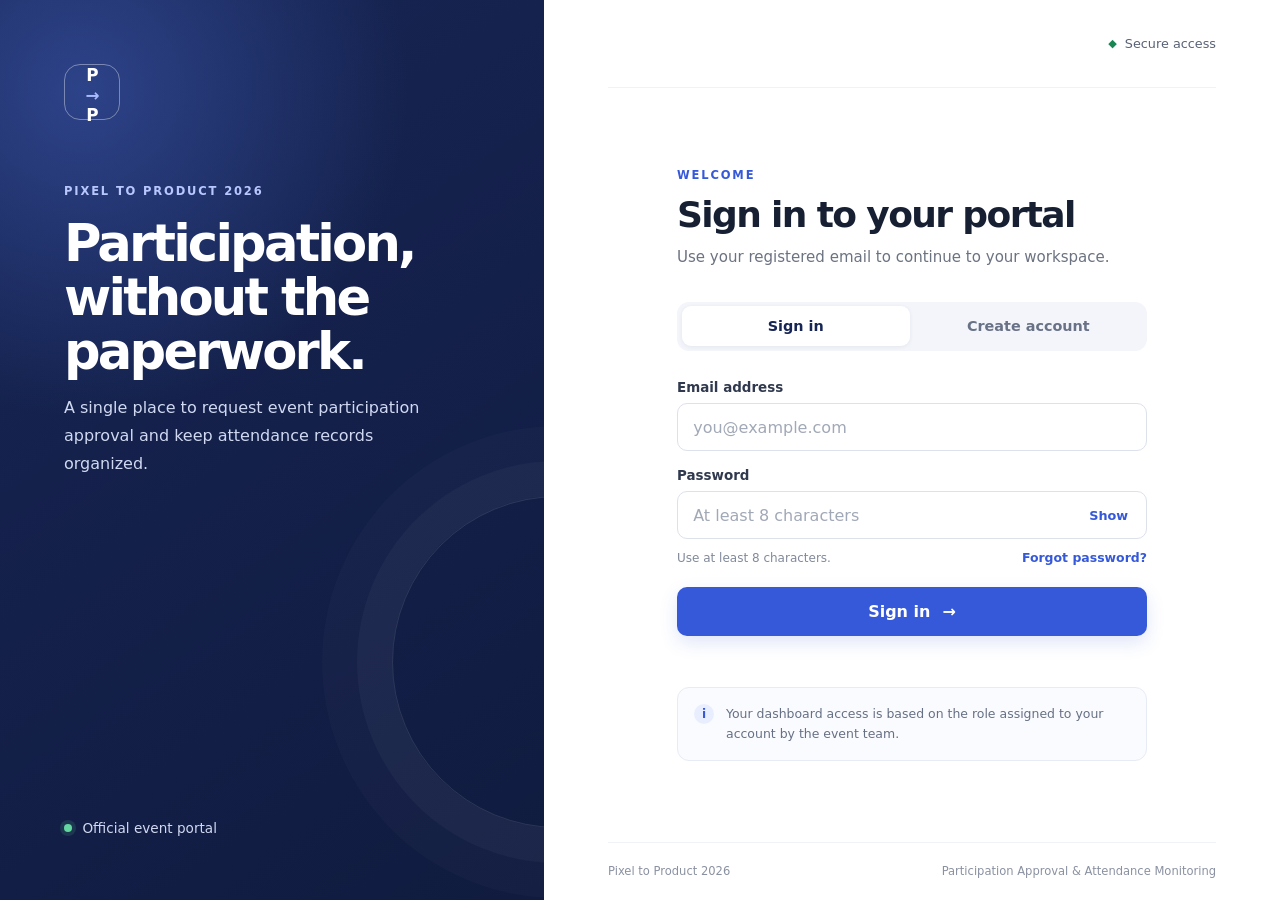
<file: index.html>
<!doctype html>
<html lang="en">
<head>
  <meta charset="utf-8">
  <meta name="viewport" content="width=device-width, initial-scale=1">
  <meta name="theme-color" content="#172554">
  <title>Pixel to Product 2026 | Participation Portal</title>
  <link rel="stylesheet" href="./assets/css/styles.css">
</head>
<body>
  <div class="app-shell">
    <aside class="brand-panel" aria-label="Portal information">
      <div class="brand-mark" aria-hidden="true">P<span>→</span>P</div>
      <p class="eyebrow">PIXEL TO PRODUCT 2026</p>
      <h1>Participation,<br>without the paperwork.</h1>
      <p class="brand-copy">A single place to request event participation approval and keep attendance records organized.</p>
      <div class="brand-footer">
        <span class="status-dot"></span>
        <span>Official event portal</span>
      </div>
    </aside>

    <main class="main-panel">
      <header class="topbar">
        <div class="mobile-brand"><span class="brand-mark small">P<span>→</span>P</span><span>Pixel to Product 2026</span></div>
        <span class="secure-label"><span aria-hidden="true">◆</span> Secure access</span>
      </header>

      <section class="auth-wrap" id="auth-view">
        <div class="welcome">
          <p class="eyebrow accent">WELCOME</p>
          <h2 id="auth-heading">Sign in to your portal</h2>
          <p class="muted" id="auth-subheading">Use your registered email to continue to your workspace.</p>
        </div>

        <div class="auth-tabs" role="group" aria-label="Authentication mode">
          <button class="tab active" id="signin-tab" type="button" aria-pressed="true">Sign in</button>
          <button class="tab" id="signup-tab" type="button" aria-pressed="false">Create account</button>
        </div>

        <form id="auth-form" novalidate>
          <label for="email">Email address</label>
          <input id="email" name="email" type="email" autocomplete="email" placeholder="you@example.com" required>

          <label for="password">Password</label>
          <div class="password-wrap">
            <input id="password" name="password" type="password" autocomplete="current-password" minlength="8" placeholder="At least 8 characters" required>
            <button class="password-toggle" id="toggle-password" type="button" aria-label="Show password">Show</button>
          </div>

          <div class="form-options">
            <span class="hint" id="password-hint">Use at least 8 characters.</span>
            <button class="text-button" id="reset-password" type="button">Forgot password?</button>
          </div>

          <button class="primary-button" id="auth-submit" type="submit">
            <span id="auth-submit-label">Sign in</span><span aria-hidden="true">→</span>
          </button>
          <p class="form-message" id="auth-message" role="status" aria-live="polite"></p>
        </form>

        <div class="help-note">
          <span class="help-icon" aria-hidden="true">i</span>
          <p>Your dashboard access is based on the role assigned to your account by the event team.</p>
        </div>
      </section>

      <section class="workspace hidden" id="workspace-view" aria-live="polite">
        <div class="workspace-heading">
          <div>
            <p class="eyebrow accent">YOUR WORKSPACE</p>
            <h2 id="workspace-title">Welcome</h2>
            <p class="muted" id="workspace-description">Your role-specific workspace.</p>
          </div>
          <button class="secondary-button" id="signout-button" type="button">Sign out</button>
        </div>
        <div class="role-chip" id="role-chip">Loading role…</div>
        <div class="notice-card">
          <div class="notice-icon" aria-hidden="true">✓</div>
          <div>
            <h3 id="workspace-state-title">You're signed in</h3>
            <p id="workspace-state-copy">Your role and available actions will appear here once your account profile is configured.</p>
          </div>
        </div>
        <div class="empty-state" id="dashboard-content">
          <div class="empty-icon" aria-hidden="true">▤</div>
          <h3>Workspace is ready for setup</h3>
          <p>No dashboard data is displayed until the database schema and role permissions are configured.</p>
        </div>
        <p class="form-message" id="workspace-message" role="status" aria-live="polite"></p>
      </section>

      <footer class="page-footer">
        <span>Pixel to Product 2026</span>
        <span>Participation Approval &amp; Attendance Monitoring</span>
      </footer>
    </main>
  </div>
  <script type="module" src="./assets/js/app.js"></script>
</body>
</html>
</file>
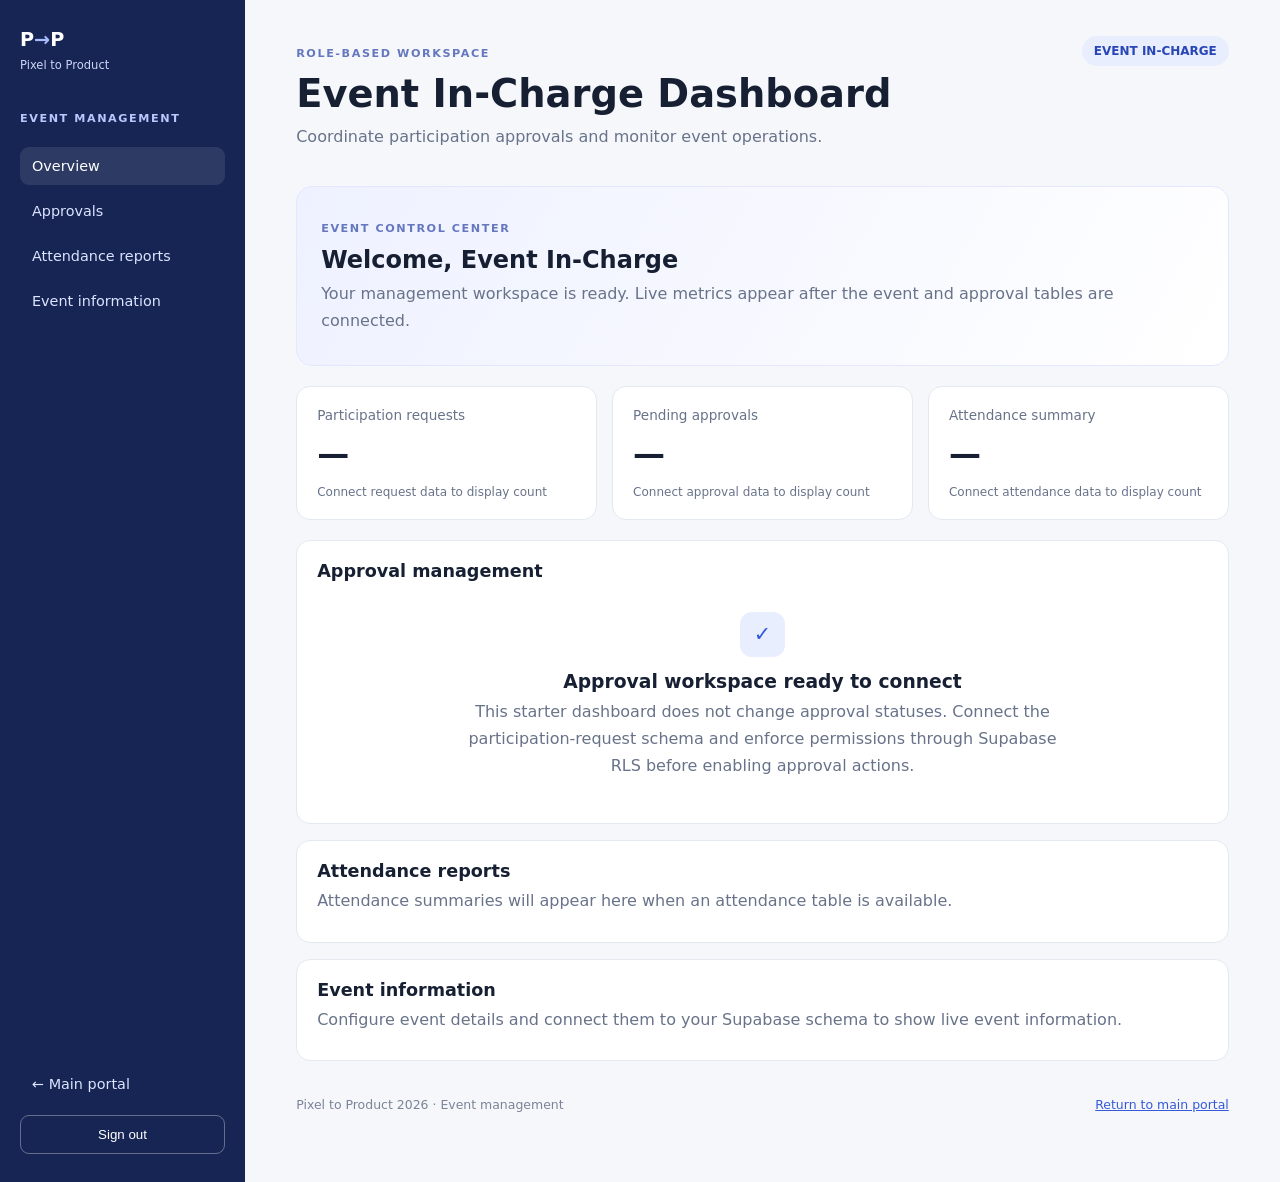
<file: event-in-charge-dashboard/index.html>
<!doctype html>
<html lang="en"><head><meta charset="utf-8"><meta name="viewport" content="width=device-width,initial-scale=1"><title>Event In-Charge Dashboard | Pixel to Product 2026</title><link rel="stylesheet" href="style.css"></head>
<body><aside class="sidebar"><a class="brand" href="../index.html?view=portal">P<span>→</span>P <small>Pixel to Product</small></a><p class="side-label">EVENT MANAGEMENT</p><nav><a class="active" href="#overview">Overview</a><a href="#approvals">Approvals</a><a href="#attendance">Attendance reports</a><a href="#event-info">Event information</a></nav><div class="side-bottom"><a href="../index.html?view=portal">← Main portal</a><button id="logout">Sign out</button></div></aside>
<main><header><div><p class="eyebrow">ROLE-BASED WORKSPACE</p><h1>Event In-Charge Dashboard</h1><p class="muted">Coordinate participation approvals and monitor event operations.</p></div><span class="role">EVENT IN-CHARGE</span></header>
<section class="welcome" id="overview"><div><p class="eyebrow">EVENT CONTROL CENTER</p><h2>Welcome, <span id="name">Event In-Charge</span></h2><p class="muted">Your management workspace is ready. Live metrics appear after the event and approval tables are connected.</p></div></section>
<section class="stats"><article><span>Participation requests</span><strong>—</strong><small>Connect request data to display count</small></article><article><span>Pending approvals</span><strong>—</strong><small>Connect approval data to display count</small></article><article><span>Attendance summary</span><strong>—</strong><small>Connect attendance data to display count</small></article></section>
<section class="panel" id="approvals"><h2>Approval management</h2><div class="empty"><div class="empty-icon">✓</div><h3>Approval workspace ready to connect</h3><p>This starter dashboard does not change approval statuses. Connect the participation-request schema and enforce permissions through Supabase RLS before enabling approval actions.</p></div></section>
<section class="panel" id="attendance"><h2>Attendance reports</h2><p class="muted">Attendance summaries will appear here when an attendance table is available.</p></section><section class="panel" id="event-info"><h2>Event information</h2><p class="muted">Configure event details and connect them to your Supabase schema to show live event information.</p></section><footer>Pixel to Product 2026 · Event management <a href="../index.html?view=portal">Return to main portal</a></footer><p id="message" role="status"></p></main>
<script type="module">
import { supabase, isSupabaseConfigured } from '../assets/js/supabase-client.js';
const msg=document.getElementById('message');
async function init(){if(!isSupabaseConfigured()){msg.textContent='Supabase is not configured. Check assets/js/config.js.';return;}const {data,error}=await supabase.auth.getSession();const user=data?.session?.user;if(error||!user){location.replace('../index.html');return;}const {data:profile,error:pe}=await supabase.from('profiles').select('full_name,role').eq('id',user.id).maybeSingle();if(pe){msg.textContent='Could not read your profile. Check the profiles SELECT policy.';return;}if(profile?.role!=='event_in_charge'){msg.textContent='This account is not assigned the event_in_charge role.';setTimeout(()=>location.replace('../index.html?view=portal'),1200);return;}document.getElementById('name').textContent=profile.full_name||user.email||'Event In-Charge';}
document.getElementById('logout').addEventListener('click',async()=>{if(isSupabaseConfigured()) await supabase.auth.signOut();location.replace('../index.html');});init().catch(e=>{console.error(e);msg.textContent='Could not load dashboard. Please sign in again.';});
</script></body></html>
</file>
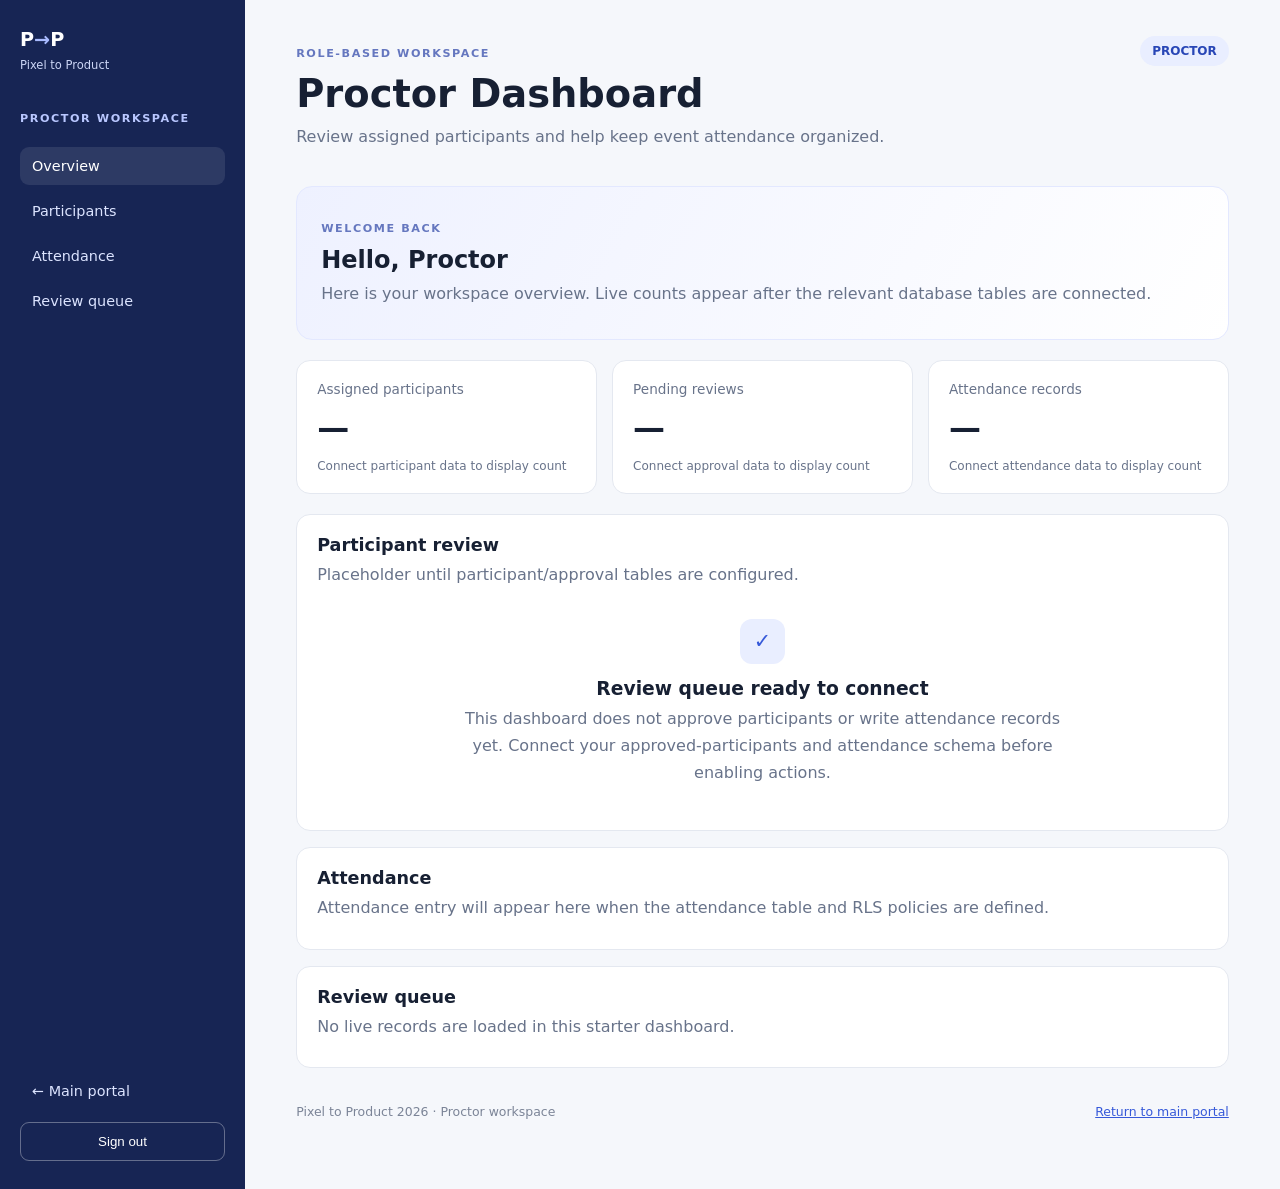
<file: proctor-dashboard/index.html>
<!doctype html>
<html lang="en"><head><meta charset="utf-8"><meta name="viewport" content="width=device-width,initial-scale=1"><title>Proctor Dashboard | Pixel to Product 2026</title><link rel="stylesheet" href="style.css"></head>
<body><aside class="sidebar"><a class="brand" href="../index.html?view=portal">P<span>→</span>P <small>Pixel to Product</small></a><p class="side-label">PROCTOR WORKSPACE</p><nav><a class="active" href="#overview">Overview</a><a href="#participants">Participants</a><a href="#attendance">Attendance</a><a href="#tasks">Review queue</a></nav><div class="side-bottom"><a href="../index.html?view=portal">← Main portal</a><button id="logout">Sign out</button></div></aside>
<main><header><div><p class="eyebrow">ROLE-BASED WORKSPACE</p><h1>Proctor Dashboard</h1><p class="muted">Review assigned participants and help keep event attendance organized.</p></div><span class="role">PROCTOR</span></header>
<section class="welcome" id="overview"><div><p class="eyebrow">WELCOME BACK</p><h2>Hello, <span id="name">Proctor</span></h2><p class="muted">Here is your workspace overview. Live counts appear after the relevant database tables are connected.</p></div></section>
<section class="stats"><article><span>Assigned participants</span><strong>—</strong><small>Connect participant data to display count</small></article><article><span>Pending reviews</span><strong>—</strong><small>Connect approval data to display count</small></article><article><span>Attendance records</span><strong>—</strong><small>Connect attendance data to display count</small></article></section>
<section class="panel" id="participants"><div class="panel-head"><div><h2>Participant review</h2><p class="muted">Placeholder until participant/approval tables are configured.</p></div></div><div class="empty"><div class="empty-icon">✓</div><h3>Review queue ready to connect</h3><p>This dashboard does not approve participants or write attendance records yet. Connect your approved-participants and attendance schema before enabling actions.</p></div></section>
<section class="panel" id="attendance"><h2>Attendance</h2><p class="muted">Attendance entry will appear here when the attendance table and RLS policies are defined.</p></section><section class="panel" id="tasks"><h2>Review queue</h2><p class="muted">No live records are loaded in this starter dashboard.</p></section><footer>Pixel to Product 2026 · Proctor workspace <a href="../index.html?view=portal">Return to main portal</a></footer><p id="message" role="status"></p></main>
<script type="module">
import { supabase, isSupabaseConfigured } from '../assets/js/supabase-client.js';
const msg=document.getElementById('message');
async function init(){if(!isSupabaseConfigured()){msg.textContent='Supabase is not configured. Check assets/js/config.js.';return;}const {data,error}=await supabase.auth.getSession();const user=data?.session?.user;if(error||!user){location.replace('../index.html');return;}const {data:profile,error:pe}=await supabase.from('profiles').select('full_name,role').eq('id',user.id).maybeSingle();if(pe){msg.textContent='Could not read your profile. Check the profiles SELECT policy.';return;}if(profile?.role!=='proctor'){msg.textContent='This account is not assigned the proctor role.';setTimeout(()=>location.replace('../index.html?view=portal'),1200);return;}document.getElementById('name').textContent=profile.full_name||user.email||'Proctor';}
document.getElementById('logout').addEventListener('click',async()=>{if(isSupabaseConfigured()) await supabase.auth.signOut();location.replace('../index.html');});init().catch(e=>{console.error(e);msg.textContent='Could not load dashboard. Please sign in again.';});
</script></body></html>
</file>
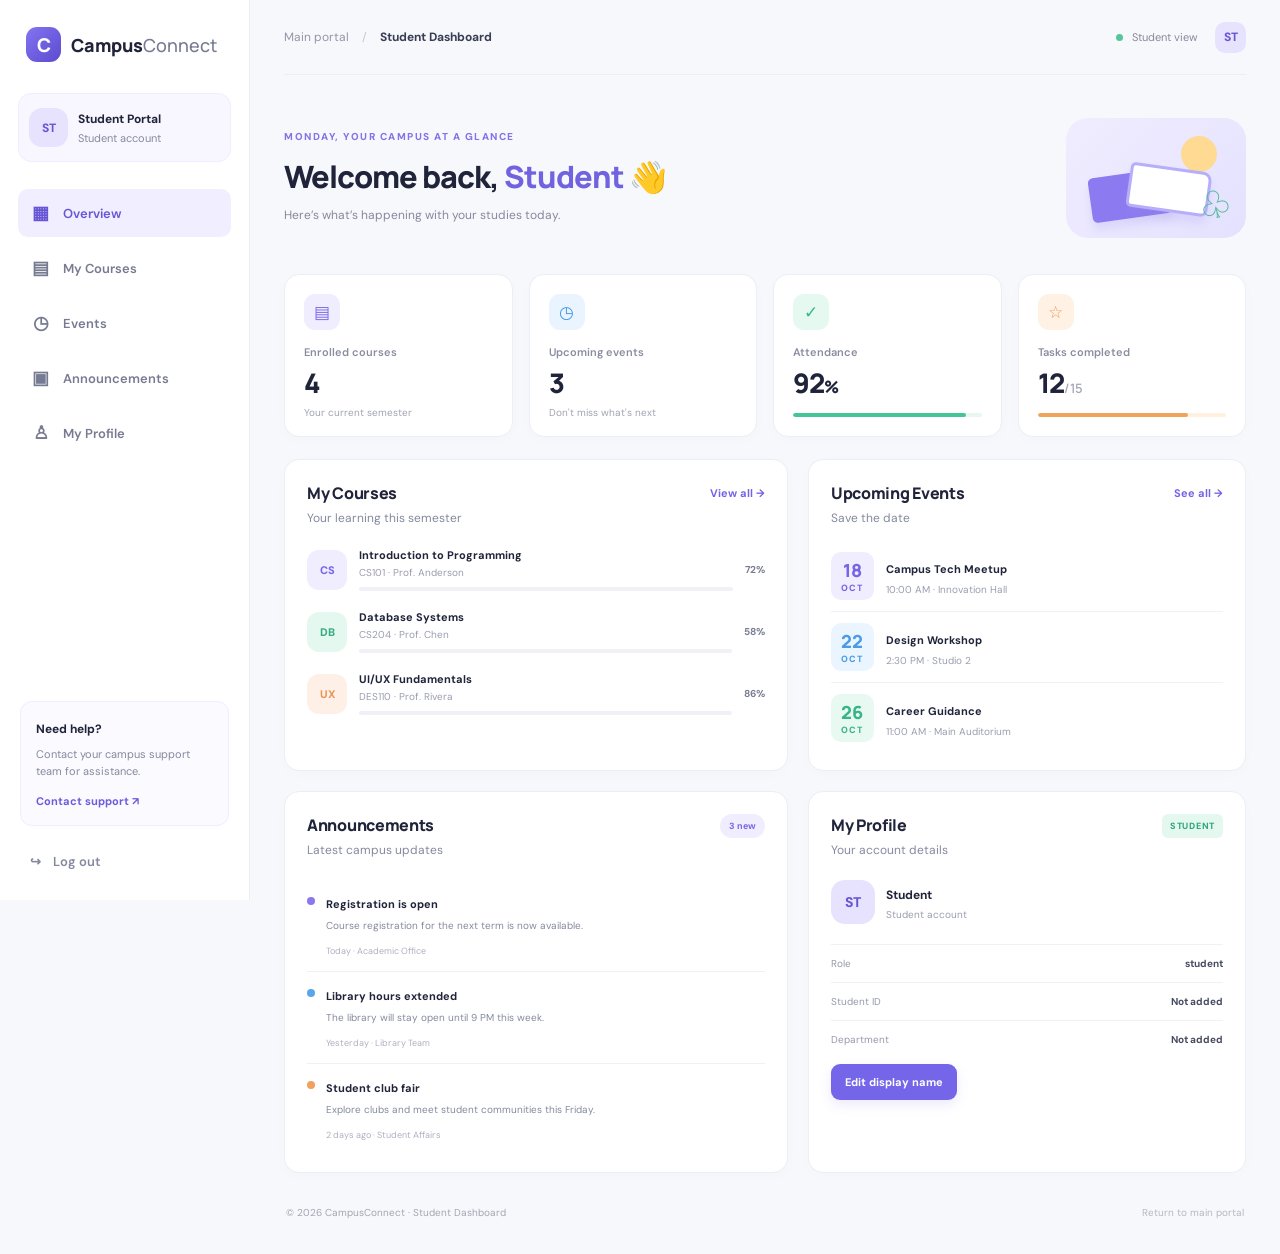
<file: student-dashboard/index.html>
<!DOCTYPE html>
<html lang="en">
<head>
  <meta charset="UTF-8">
  <meta name="viewport" content="width=device-width, initial-scale=1.0">
  <title>Student Dashboard</title>
  <link rel="stylesheet" href="style.css">
</head>
<body>
  <aside class="sidebar">
    <a class="brand" href="../index.html?view=portal" aria-label="Return to main portal"><span class="brand-mark">C</span><span>Campus<span class="brand-light">Connect</span></span></a>
    <div class="profile-mini">
      <div class="avatar">ST</div>
      <div><strong>Student Portal</strong><small>Student account</small></div>
    </div>
    <nav aria-label="Main navigation">
      <a class="nav-link active" href="#overview"><span>▦</span> Overview</a>
      <a class="nav-link" href="#courses"><span>▤</span> My Courses</a>
      <a class="nav-link" href="#events"><span>◷</span> Events</a>
      <a class="nav-link" href="#announcements"><span>▣</span> Announcements</a>
      <a class="nav-link" href="#profile"><span>♙</span> My Profile</a>
    </nav>
    <div class="sidebar-bottom">
      <div class="help-card"><strong>Need help?</strong><p>Contact your campus support team for assistance.</p><a href="mailto:support@example.com">Contact support ↗</a></div>
      <button class="logout" id="logoutBtn" type="button">↪ <span>Log out</span></button>
    </div>
  </aside>

  <main class="main-content" id="overview">
    <header class="topbar">
      <button class="menu-toggle" id="menuToggle" aria-label="Toggle navigation">☰</button>
      <div class="breadcrumb"><a href="../index.html?view=portal">Main portal</a> <span>/</span> <strong>Student Dashboard</strong></div>
      <div class="top-actions"><span class="status-dot"></span><span class="online-label">Student view</span><div class="avatar small">ST</div></div>
    </header>

    <section class="welcome">
      <div>
        <p class="eyebrow">MONDAY, YOUR CAMPUS AT A GLANCE</p>
        <h1>Welcome back, <span id="studentName">Student</span> 👋</h1>
        <p class="muted">Here’s what’s happening with your studies today.</p>
      </div>
      <div class="welcome-art" aria-hidden="true"><div class="sun"></div><div class="book book-one"></div><div class="book book-two"></div><div class="plant">♧</div></div>
    </section>

    <section class="stats-grid" aria-label="Student summary">
      <article class="stat-card"><div class="stat-icon purple">▤</div><div class="stat-label">Enrolled courses</div><div class="stat-value">4</div><div class="stat-note">Your current semester</div></article>
      <article class="stat-card"><div class="stat-icon blue">◷</div><div class="stat-label">Upcoming events</div><div class="stat-value">3</div><div class="stat-note">Don't miss what's next</div></article>
      <article class="stat-card"><div class="stat-icon green">✓</div><div class="stat-label">Attendance</div><div class="stat-value">92<span class="percent">%</span></div><div class="progress"><span style="width:92%"></span></div></article>
      <article class="stat-card"><div class="stat-icon orange">☆</div><div class="stat-label">Tasks completed</div><div class="stat-value">12<span class="out-of">/ 15</span></div><div class="progress orange-progress"><span style="width:80%"></span></div></article>
    </section>

    <section class="content-grid">
      <article class="panel courses-panel" id="courses">
        <div class="panel-heading"><div><h2>My Courses</h2><p class="muted">Your learning this semester</p></div><a class="text-link" href="#courses">View all →</a></div>
        <div class="course-list">
          <div class="course-row"><div class="course-icon lavender">CS</div><div class="course-info"><strong>Introduction to Programming</strong><span>CS101 · Prof. Anderson</span><div class="mini-progress"><span style="width:72%"></span></div></div><b>72%</b></div>
          <div class="course-row"><div class="course-icon mint">DB</div><div class="course-info"><strong>Database Systems</strong><span>CS204 · Prof. Chen</span><div class="mini-progress"><span style="width:58%"></span></div></div><b>58%</b></div>
          <div class="course-row"><div class="course-icon peach">UX</div><div class="course-info"><strong>UI/UX Fundamentals</strong><span>DES110 · Prof. Rivera</span><div class="mini-progress"><span style="width:86%"></span></div></div><b>86%</b></div>
        </div>
      </article>

      <article class="panel events-panel" id="events">
        <div class="panel-heading"><div><h2>Upcoming Events</h2><p class="muted">Save the date</p></div><a class="text-link" href="#events">See all →</a></div>
        <div class="event-row"><div class="date-tile"><strong>18</strong><span>OCT</span></div><div><strong>Campus Tech Meetup</strong><p>10:00 AM · Innovation Hall</p></div></div>
        <div class="event-row"><div class="date-tile blue-date"><strong>22</strong><span>OCT</span></div><div><strong>Design Workshop</strong><p>2:30 PM · Studio 2</p></div></div>
        <div class="event-row"><div class="date-tile green-date"><strong>26</strong><span>OCT</span></div><div><strong>Career Guidance</strong><p>11:00 AM · Main Auditorium</p></div></div>
      </article>
    </section>

    <section class="content-grid lower-grid">
      <article class="panel announcements-panel" id="announcements">
        <div class="panel-heading"><div><h2>Announcements</h2><p class="muted">Latest campus updates</p></div><span class="new-pill">3 new</span></div>
        <div class="announcement"><span class="announcement-dot"></span><div><strong>Registration is open</strong><p>Course registration for the next term is now available.</p><small>Today · Academic Office</small></div></div>
        <div class="announcement"><span class="announcement-dot blue-dot"></span><div><strong>Library hours extended</strong><p>The library will stay open until 9 PM this week.</p><small>Yesterday · Library Team</small></div></div>
        <div class="announcement"><span class="announcement-dot orange-dot"></span><div><strong>Student club fair</strong><p>Explore clubs and meet student communities this Friday.</p><small>2 days ago · Student Affairs</small></div></div>
      </article>
      <article class="panel profile-panel" id="profile">
        <div class="panel-heading"><div><h2>My Profile</h2><p class="muted">Your account details</p></div><span class="role-badge">STUDENT</span></div>
        <div class="profile-large"><div class="avatar profile-avatar">ST</div><div><strong id="profileName">Student</strong><p>Student account</p></div></div>
        <div class="detail-row"><span>Role</span><strong>student</strong></div>
        <div class="detail-row"><span>Student ID</span><strong>Not added</strong></div>
        <div class="detail-row"><span>Department</span><strong>Not added</strong></div>
        <button class="primary-btn" id="editProfileBtn" type="button">Edit display name</button>
      </article>
    </section>
    <footer>© 2026 CampusConnect · Student Dashboard <span><a href="../index.html?view=portal">Return to main portal</a></span></footer>
  </main>

  <div class="toast" id="toast" role="status" aria-live="polite"></div>
  <script type="module">
    import { supabase, isSupabaseConfigured } from '../assets/js/supabase-client.js';

    const toast = (message) => {
      const el = document.getElementById('toast');
      el.textContent = message;
      el.classList.add('show');
      window.clearTimeout(window.toastTimer);
      window.toastTimer = window.setTimeout(() => el.classList.remove('show'), 2800);
    };

    document.getElementById('menuToggle').addEventListener('click', () => {
      document.body.classList.toggle('sidebar-open');
    });
    document.querySelectorAll('.nav-link').forEach(link => link.addEventListener('click', () => {
      document.querySelectorAll('.nav-link').forEach(item => item.classList.remove('active'));
      link.classList.add('active');
      document.body.classList.remove('sidebar-open');
    }));

    async function loadStudent() {
      if (!isSupabaseConfigured()) {
        toast('Supabase is not configured. Check assets/js/config.js.');
        return;
      }
      const { data: sessionData, error: sessionError } = await supabase.auth.getSession();
      if (sessionError || !sessionData.session?.user) {
        window.location.replace('../index.html');
        return;
      }
      const user = sessionData.session.user;
      const { data: profile, error } = await supabase
        .from('profiles')
        .select('full_name, role, student_id, department')
        .eq('id', user.id)
        .maybeSingle();
      if (error) {
        toast('Could not load your profile. Check the profiles SELECT policy.');
        console.error(error);
        return;
      }
      if (!profile || profile.role !== 'student') {
        toast('This account does not have the student role.');
        window.setTimeout(() => window.location.replace('../index.html?view=portal'), 1400);
        return;
      }
      const name = profile.full_name || user.email || 'Student';
      document.getElementById('studentName').textContent = name;
      document.getElementById('profileName').textContent = name;
      document.querySelector('.profile-mini strong').textContent = name;
      document.querySelector('.profile-mini small').textContent = user.email || 'Student account';
      const initials = name.split(/\s+/).filter(Boolean).slice(0, 2).map(part => part[0]).join('').toUpperCase() || 'ST';
      document.querySelectorAll('.avatar').forEach(el => { el.textContent = initials; });
      const details = document.querySelectorAll('.profile-panel .detail-row strong');
      if (details[1]) details[1].textContent = profile.student_id || 'Not added';
      if (details[2]) details[2].textContent = profile.department || 'Not added';
    }

    document.getElementById('editProfileBtn').addEventListener('click', () => {
      toast('Display-name editing is a demo action. Update full_name in your profiles table to change the saved name.');
    });
    document.getElementById('logoutBtn').addEventListener('click', async () => {
      const button = document.getElementById('logoutBtn');
      button.disabled = true;
      if (!isSupabaseConfigured()) {
        window.location.replace('../index.html');
        return;
      }
      const { error } = await supabase.auth.signOut();
      if (error) {
        button.disabled = false;
        toast('Could not sign out. Please try again.');
        console.error(error);
        return;
      }
      window.location.replace('../index.html');
    });

    loadStudent().catch(error => {
      console.error(error);
      toast('Could not load dashboard. Please sign in again.');
    });
  </script>
</body>
</html>
</file>
<file: assets/css/styles.css>
:root {
  color-scheme: light;
  --navy: #172554;
  --navy-deep: #101b3f;
  --blue: #3659d9;
  --blue-dark: #2846b6;
  --ink: #172033;
  --muted: #6b7280;
  --line: #e4e8f0;
  --surface: #ffffff;
  --canvas: #f6f8fc;
  --green: #198754;
  font-family: Inter, ui-sans-serif, system-ui, -apple-system, BlinkMacSystemFont, "Segoe UI", sans-serif;
}
* { box-sizing: border-box; }
body { margin: 0; min-height: 100vh; background: var(--canvas); color: var(--ink); }
button, input { font: inherit; }
button { cursor: pointer; }
button:focus-visible, input:focus-visible { outline: 3px solid #9bb5ff; outline-offset: 2px; }
.app-shell { min-height: 100vh; display: grid; grid-template-columns: minmax(290px, 0.85fr) 1.15fr; }
.brand-panel {
  min-height: 100vh; padding: clamp(2rem, 5vw, 4.5rem);
  display: flex; flex-direction: column; align-items: flex-start;
  color: white; background: radial-gradient(circle at 15% 10%, #2d4389 0, transparent 35%), linear-gradient(145deg, var(--navy), var(--navy-deep));
  position: relative; overflow: hidden;
}
.brand-panel::after { content: ""; position: absolute; width: 330px; height: 330px; right: -180px; bottom: 8%; border: 1px solid #ffffff1c; border-radius: 50%; box-shadow: 0 0 0 35px #ffffff08, 0 0 0 70px #ffffff05; pointer-events: none; }
.brand-mark { width: 56px; height: 56px; display: grid; place-items: center; border: 1px solid #ffffff60; border-radius: 16px; font-weight: 800; letter-spacing: -1px; font-size: 1.05rem; }
.brand-mark span { color: #a9bbff; padding: 0 2px; }
.eyebrow { margin: 0; font-size: .72rem; font-weight: 800; letter-spacing: .16em; }
.brand-panel .eyebrow { margin-top: 4rem; color: #b9c7ff; }
.brand-panel h1 { margin: 1.1rem 0 1rem; font-size: clamp(2.3rem, 4vw, 3.8rem); line-height: 1.06; letter-spacing: -.055em; max-width: 500px; }
.brand-copy { color: #d1d9f2; line-height: 1.75; max-width: 390px; margin: 0; font-size: 1rem; }
.brand-footer { display: flex; align-items: center; gap: .65rem; margin-top: auto; padding-top: 4rem; color: #d1d9f2; font-size: .85rem; }
.status-dot { width: 8px; height: 8px; background: #64d7a0; border-radius: 50%; box-shadow: 0 0 0 4px #64d7a022; }
.main-panel { min-width: 0; display: flex; flex-direction: column; padding: 0 clamp(1.25rem, 5vw, 5rem); background: #fff; }
.topbar { height: 88px; display: flex; align-items: center; justify-content: flex-end; border-bottom: 1px solid #f0f2f7; }
.secure-label { color: #596276; font-size: .8rem; display: flex; gap: .5rem; align-items: center; }
.secure-label span { color: var(--green); font-size: .7rem; }
.mobile-brand { display: none; align-items: center; gap: .7rem; font-size: .8rem; font-weight: 750; }
.brand-mark.small { width: 35px; height: 35px; color: var(--navy); border-color: var(--line); border-radius: 10px; font-size: .75rem; }
.auth-wrap, .workspace { width: 100%; max-width: 470px; margin: auto; padding: 3rem 0; }
.welcome { margin-bottom: 2rem; }
.accent { color: var(--blue); }
.welcome h2, .workspace h2 { margin: .65rem 0 .55rem; font-size: clamp(1.8rem, 3vw, 2.25rem); letter-spacing: -.045em; line-height: 1.2; }
.muted { color: var(--muted); font-size: .94rem; line-height: 1.65; margin: 0; }
.auth-tabs { display: grid; grid-template-columns: 1fr 1fr; gap: .3rem; padding: .3rem; background: #f3f5fa; border-radius: 12px; margin-bottom: 1.8rem; }
.tab { border: 0; border-radius: 9px; padding: .75rem; color: #687186; background: transparent; font-weight: 650; font-size: .9rem; }
.tab.active { color: var(--navy); background: #fff; box-shadow: 0 1px 4px #17255412; }
form label { display: block; margin: 1.05rem 0 .5rem; font-size: .84rem; font-weight: 700; color: #30394e; }
input { width: 100%; min-width: 0; border: 1px solid #dce1eb; border-radius: 10px; padding: .85rem .95rem; color: var(--ink); background: #fff; }
input::placeholder { color: #a1a8b6; }
input:focus { border-color: #8299ed; outline: 3px solid #dfe7ff; }
.password-wrap { display: flex; position: relative; align-items: center; }
.password-wrap input { padding-right: 4.4rem; }
.password-toggle { position: absolute; right: .8rem; border: 0; color: var(--blue); background: transparent; font-size: .8rem; font-weight: 700; }
.form-options { display: flex; justify-content: space-between; align-items: center; gap: .5rem; margin: .7rem 0 1.35rem; }
.hint { color: #81899a; font-size: .75rem; }
.text-button { padding: 0; border: 0; color: var(--blue); background: transparent; font-size: .78rem; font-weight: 700; }
.primary-button { width: 100%; display: flex; justify-content: center; align-items: center; gap: .75rem; border: 0; border-radius: 10px; padding: .95rem 1rem; color: white; background: var(--blue); font-weight: 750; box-shadow: 0 7px 18px #3659d926; transition: background .15s, transform .15s; }
.primary-button:hover { background: var(--blue-dark); transform: translateY(-1px); }
.primary-button:disabled { cursor: wait; opacity: .7; transform: none; }
.form-message { min-height: 1.3rem; margin: .8rem 0 0; color: #b42318; font-size: .82rem; line-height: 1.5; }
.form-message.success { color: var(--green); }
.help-note { display: flex; align-items: flex-start; gap: .75rem; margin-top: 1.1rem; padding: 1rem; border: 1px solid #e7ebf5; border-radius: 12px; background: #fafbfe; }
.help-icon { display: grid; place-items: center; flex: 0 0 20px; width: 20px; height: 20px; border-radius: 50%; color: var(--blue); background: #e9eeff; font-size: .75rem; font-weight: 800; }
.help-note p { margin: 0; color: #667085; font-size: .78rem; line-height: 1.6; }
.page-footer { display: flex; justify-content: space-between; gap: 1rem; border-top: 1px solid #f0f2f7; padding: 1.25rem 0; color: #8a91a1; font-size: .72rem; line-height: 1.5; }
.hidden { display: none !important; }
.workspace { max-width: 720px; }
.workspace-heading { display: flex; align-items: flex-start; justify-content: space-between; gap: 1rem; }
.secondary-button { border: 1px solid #dce2ee; border-radius: 9px; padding: .65rem .9rem; color: #34405b; background: white; font-weight: 700; font-size: .82rem; }
.secondary-button:hover { background: #f7f8fc; }
.role-chip { display: inline-flex; margin: 1.4rem 0; padding: .4rem .75rem; border-radius: 999px; color: #2846b6; background: #edf1ff; font-size: .78rem; font-weight: 750; }
.notice-card { display: flex; gap: 1rem; padding: 1.2rem; border: 1px solid #dce8e2; border-radius: 14px; background: #f7fcf9; }
.notice-icon { display: grid; place-items: center; flex: 0 0 34px; height: 34px; border-radius: 10px; color: #137547; background: #dff5e8; font-weight: 800; }
.notice-card h3, .empty-state h3 { margin: .15rem 0 .4rem; font-size: .98rem; }
.notice-card p, .empty-state p { margin: 0; color: #667085; font-size: .84rem; line-height: 1.65; }
.empty-state { margin-top: 1.2rem; padding: 2rem 1.2rem; text-align: center; border: 1px dashed #d8deea; border-radius: 14px; }
.empty-icon { display: grid; place-items: center; width: 44px; height: 44px; margin: 0 auto 1rem; border-radius: 13px; color: #5369bf; background: #eef1ff; font-size: 1.3rem; }
@media (max-width: 850px) {
  .app-shell { grid-template-columns: 1fr; }
  .brand-panel { display: none; }
  .main-panel { min-height: 100vh; padding: 0 clamp(1.1rem, 6vw, 3rem); }
  .topbar { height: 72px; justify-content: space-between; }
  .mobile-brand { display: flex; }
  .auth-wrap, .workspace { padding: 2.5rem 0; }
}
@media (max-width: 420px) {
  .secure-label { font-size: .72rem; }
  .page-footer { flex-direction: column; gap: .25rem; }
  .form-options { align-items: flex-start; flex-direction: column; }
  .workspace-heading { flex-direction: column; }
}
</file>
<file: event-in-charge-dashboard/style.css>
:root{font-family:Inter,ui-sans-serif,system-ui,-apple-system,"Segoe UI",sans-serif;color:#172033;background:#f5f7fb;--navy:#172554;--blue:#3659d9;--muted:#68738a;--line:#e4e8f0}*{box-sizing:border-box}body{margin:0;display:grid;grid-template-columns:245px 1fr;min-height:100vh}.sidebar{background:#172554;color:#fff;padding:28px 20px;display:flex;flex-direction:column;gap:22px}.brand{font-weight:850;font-size:1.2rem;color:white;text-decoration:none}.brand span{color:#a9bbff}.brand small{display:block;font-size:.72rem;color:#cbd5f5;font-weight:500;margin-top:7px}.side-label,.eyebrow{font-size:.7rem;letter-spacing:.14em;font-weight:800;color:#6577bf}.side-label{color:#b9c7ff;margin:18px 0 0}nav{display:grid;gap:7px}nav a,.side-bottom a{color:#dce4ff;text-decoration:none;padding:11px 12px;border-radius:9px;font-size:.9rem}nav a.active,nav a:hover{background:#ffffff18;color:#fff}.side-bottom{margin-top:auto;display:grid;gap:12px}.side-bottom button{padding:11px;border-radius:9px;border:1px solid #ffffff55;background:transparent;color:#fff;cursor:pointer}main{max-width:1200px;width:100%;padding:36px clamp(18px,4vw,56px);margin:0 auto}header{display:flex;justify-content:space-between;gap:20px;align-items:flex-start}h1{font-size:clamp(1.8rem,3vw,2.5rem);margin:8px 0}.muted{color:var(--muted);line-height:1.65;margin:7px 0}.role{background:#e9eeff;color:#2846b6;padding:8px 12px;border-radius:999px;font-size:.75rem;font-weight:800}.welcome{margin:28px 0 20px;padding:24px;border-radius:16px;background:linear-gradient(120deg,#eef1ff,#fff);border:1px solid #e3e8ff}.welcome h2{margin:7px 0}.stats{display:grid;grid-template-columns:repeat(3,minmax(0,1fr));gap:15px;margin:20px 0}.stats article,.panel{background:#fff;border:1px solid var(--line);border-radius:14px;padding:20px}.stats span,.stats small{display:block;color:var(--muted);font-size:.85rem}.stats strong{display:block;font-size:2rem;margin:12px 0}.stats small{font-size:.75rem}.panel{margin:16px 0}.panel h2{margin:0 0 7px;font-size:1.1rem}.empty{text-align:center;padding:24px 10px}.empty-icon{margin:auto;background:#e9eeff;color:#3659d9;border-radius:12px;width:45px;height:45px;display:grid;place-items:center;font-size:1.3rem}.empty h3{margin:14px 0 6px}.empty p{max-width:620px;margin:0 auto;color:var(--muted);line-height:1.7}footer{display:flex;justify-content:space-between;gap:12px;color:#7b8497;font-size:.78rem;padding:20px 0}footer a{color:var(--blue)}#message{color:#b42318;font-size:.86rem}@media(max-width:760px){body{grid-template-columns:1fr}.sidebar{padding:16px;gap:12px}.side-label{margin-top:5px}nav{grid-template-columns:repeat(2,minmax(0,1fr))}.side-bottom{display:flex;justify-content:space-between;align-items:center;margin-top:0}.stats{grid-template-columns:1fr}header{flex-direction:column}footer{flex-direction:column}}
</file>
<file: proctor-dashboard/style.css>
:root{font-family:Inter,ui-sans-serif,system-ui,-apple-system,"Segoe UI",sans-serif;color:#172033;background:#f5f7fb;--navy:#172554;--blue:#3659d9;--muted:#68738a;--line:#e4e8f0}*{box-sizing:border-box}body{margin:0;display:grid;grid-template-columns:245px 1fr;min-height:100vh}.sidebar{background:#172554;color:#fff;padding:28px 20px;display:flex;flex-direction:column;gap:22px}.brand{font-weight:850;font-size:1.2rem;color:white;text-decoration:none}.brand span{color:#a9bbff}.brand small{display:block;font-size:.72rem;color:#cbd5f5;font-weight:500;margin-top:7px}.side-label,.eyebrow{font-size:.7rem;letter-spacing:.14em;font-weight:800;color:#6577bf}.side-label{color:#b9c7ff;margin:18px 0 0}nav{display:grid;gap:7px}nav a,.side-bottom a{color:#dce4ff;text-decoration:none;padding:11px 12px;border-radius:9px;font-size:.9rem}nav a.active,nav a:hover{background:#ffffff18;color:#fff}.side-bottom{margin-top:auto;display:grid;gap:12px}.side-bottom button{padding:11px;border-radius:9px;border:1px solid #ffffff55;background:transparent;color:#fff;cursor:pointer}main{max-width:1200px;width:100%;padding:36px clamp(18px,4vw,56px);margin:0 auto}header{display:flex;justify-content:space-between;gap:20px;align-items:flex-start}h1{font-size:clamp(1.8rem,3vw,2.5rem);margin:8px 0}.muted{color:var(--muted);line-height:1.65;margin:7px 0}.role{background:#e9eeff;color:#2846b6;padding:8px 12px;border-radius:999px;font-size:.75rem;font-weight:800}.welcome{margin:28px 0 20px;padding:24px;border-radius:16px;background:linear-gradient(120deg,#eef1ff,#fff);border:1px solid #e3e8ff}.welcome h2{margin:7px 0}.stats{display:grid;grid-template-columns:repeat(3,minmax(0,1fr));gap:15px;margin:20px 0}.stats article,.panel{background:#fff;border:1px solid var(--line);border-radius:14px;padding:20px}.stats span,.stats small{display:block;color:var(--muted);font-size:.85rem}.stats strong{display:block;font-size:2rem;margin:12px 0}.stats small{font-size:.75rem}.panel{margin:16px 0}.panel h2{margin:0 0 7px;font-size:1.1rem}.empty{text-align:center;padding:24px 10px}.empty-icon{margin:auto;background:#e9eeff;color:#3659d9;border-radius:12px;width:45px;height:45px;display:grid;place-items:center;font-size:1.3rem}.empty h3{margin:14px 0 6px}.empty p{max-width:620px;margin:0 auto;color:var(--muted);line-height:1.7}footer{display:flex;justify-content:space-between;gap:12px;color:#7b8497;font-size:.78rem;padding:20px 0}footer a{color:var(--blue)}#message{color:#b42318;font-size:.86rem}@media(max-width:760px){body{grid-template-columns:1fr}.sidebar{padding:16px;gap:12px}.side-label{margin-top:5px}nav{grid-template-columns:repeat(2,minmax(0,1fr))}.side-bottom{display:flex;justify-content:space-between;align-items:center;margin-top:0}.stats{grid-template-columns:1fr}header{flex-direction:column}footer{flex-direction:column}}
</file>
<file: student-dashboard/style.css>
@import url('https://fonts.googleapis.com/css2?family=DM+Sans:wght@400;500;600;700&family=Manrope:wght@400;500;600;700;800&display=swap');
:root{--ink:#20243a;--muted:#85899e;--line:#eceef5;--purple:#7565e8;--bg:#f7f8fc;--card:#fff}
*{box-sizing:border-box}html{scroll-behavior:smooth}body{margin:0;background:var(--bg);color:var(--ink);font-family:'DM Sans',Arial,sans-serif;display:flex;min-height:100vh}a{color:inherit;text-decoration:none}.sidebar{width:250px;position:fixed;inset:0 auto 0 0;background:#fff;border-right:1px solid var(--line);padding:27px 18px 18px;display:flex;flex-direction:column;z-index:10}.brand{display:flex;align-items:center;gap:10px;font-family:Manrope,sans-serif;font-weight:800;font-size:18px;padding:0 8px 31px}.brand-mark{display:grid;place-items:center;width:35px;height:35px;background:linear-gradient(135deg,#8374f3,#5c4bce);color:#fff;border-radius:11px;font-size:19px}.brand-light{font-weight:500;color:#777b92}.profile-mini{display:flex;align-items:center;gap:10px;padding:14px 10px;background:#f8f7ff;border:1px solid #efedff;border-radius:13px;margin-bottom:27px}.avatar{width:39px;height:39px;border-radius:13px;background:#e7e3ff;color:#6655d4;display:grid;place-items:center;font-size:12px;font-weight:800;flex-shrink:0}.profile-mini strong,.profile-mini small{display:block}.profile-mini strong{font-size:12px}.profile-mini small{font-size:11px;color:var(--muted);margin-top:4px}.sidebar nav{display:grid;gap:7px}.nav-link{display:flex;align-items:center;gap:13px;padding:12px 13px;border-radius:10px;color:#777b91;font-size:13px;font-weight:600;transition:.2s}.nav-link span{font-size:18px;width:19px;text-align:center}.nav-link:hover,.nav-link.active{background:#f0eeff;color:#6655d4}.sidebar-bottom{margin-top:auto}.help-card{background:#fafaff;border:1px solid #efedff;padding:15px;border-radius:12px;margin:0 2px 15px}.help-card strong{font-size:12px}.help-card p{font-size:11px;color:var(--muted);line-height:1.6;margin:8px 0}.help-card a{font-size:11px;font-weight:700;color:#6c5cdd}.logout{width:100%;padding:12px;border:0;background:transparent;text-align:left;color:#85899e;font:600 13px 'DM Sans',sans-serif;cursor:pointer}.logout span{margin-left:9px}.main-content{width:calc(100% - 250px);margin-left:250px;padding:0 34px 22px;max-width:1600px}.topbar{height:75px;display:flex;align-items:center;justify-content:space-between;border-bottom:1px solid var(--line);margin-bottom:30px}.breadcrumb{font-size:12px;color:#9296a8}.breadcrumb span{padding:0 10px;color:#c3c5d0}.breadcrumb strong{color:#393d54}.top-actions{display:flex;align-items:center;gap:9px;font-size:11px;color:#85899e}.status-dot{width:7px;height:7px;border-radius:50%;background:#54c69a}.avatar.small{width:31px;height:31px;border-radius:10px;margin-left:8px}.menu-toggle{display:none;border:0;background:#f0eeff;color:#6655d4;border-radius:8px;padding:8px 10px;font-size:17px}.welcome{display:flex;align-items:center;justify-content:space-between;min-height:145px;margin-bottom:24px}.eyebrow{font-size:10px;font-weight:800;letter-spacing:1.5px;color:#8173e8;margin:0 0 12px}.welcome h1{font:800 clamp(23px,2.4vw,31px) Manrope,sans-serif;letter-spacing:-1px;margin:0 0 9px}.welcome h1 span{color:#7162df}.muted{color:var(--muted);font-size:12px;margin:0;line-height:1.6}.welcome-art{width:180px;height:120px;position:relative;overflow:hidden;background:linear-gradient(135deg,#f0edff,#e4e1ff);border-radius:22px}.sun{position:absolute;right:29px;top:18px;width:36px;height:36px;border-radius:50%;background:#ffda92}.book{position:absolute;bottom:20px;height:45px;width:82px;border-radius:5px 9px 7px 5px;transform:rotate(-8deg);box-shadow:0 7px 10px #9a8fe633}.book-one{left:24px;background:#8c7af1}.book-two{left:62px;bottom:26px;background:#fff;border:3px solid #b7aefa;transform:rotate(8deg)}.plant{position:absolute;right:14px;bottom:8px;font-size:38px;color:#55b99c;transform:rotate(-15deg)}.stats-grid{display:grid;grid-template-columns:repeat(4,minmax(0,1fr));gap:16px;margin-bottom:22px}.stat-card,.panel{background:var(--card);border:1px solid var(--line);border-radius:15px;box-shadow:0 3px 14px #29315a04}.stat-card{padding:19px 19px 17px;min-height:150px}.stat-icon{width:36px;height:36px;border-radius:11px;display:grid;place-items:center;font-size:17px;margin-bottom:15px}.purple{background:#f0edff;color:#7967e8}.blue{background:#e9f4ff;color:#4597e7}.green{background:#e6f9f0;color:#35b887}.orange{background:#fff2e5;color:#ee9a4e}.stat-label{font-size:11px;color:#898da1;font-weight:600}.stat-value{font:800 27px Manrope,sans-serif;margin-top:5px;letter-spacing:-.8px}.percent{font-size:17px}.out-of{font-size:13px;color:#a5a8b7;font-weight:600}.stat-note{font-size:10px;color:#a0a3b1;margin-top:5px}.progress{height:4px;background:#e8f7f0;border-radius:5px;margin-top:12px;overflow:hidden}.progress span{display:block;height:100%;background:#43c596;border-radius:5px}.orange-progress{background:#fff0df}.orange-progress span{background:#f0a35a}.content-grid{display:grid;grid-template-columns:1.15fr 1fr;gap:20px;margin-bottom:20px}.panel{padding:22px 22px 17px;min-width:0}.panel-heading{display:flex;align-items:flex-start;justify-content:space-between;gap:10px;margin-bottom:20px}.panel h2{font:800 16px Manrope,sans-serif;margin:0 0 5px;letter-spacing:-.3px}.text-link{font-size:11px;color:#7463e4;font-weight:700;white-space:nowrap;margin-top:4px}.course-list{display:grid;gap:19px}.course-row{display:flex;align-items:center;gap:12px}.course-icon{width:40px;height:40px;border-radius:12px;display:grid;place-items:center;font-size:11px;font-weight:800;flex-shrink:0}.lavender{background:#f0edff;color:#7665e6}.mint{background:#e5f8f0;color:#36aa80}.peach{background:#fff0e7;color:#e79556}.course-info{flex:1;min-width:0}.course-info strong{display:block;font-size:11px;white-space:nowrap;overflow:hidden;text-overflow:ellipsis}.course-info span{display:block;font-size:10px;color:#9a9daf;margin-top:4px}.course-row>b{font-size:10px;color:#787c91}.mini-progress{height:4px;background:#f0f0f7;border-radius:5px;margin-top:8px;overflow:hidden}.mini-progress span{height:100%;display:block;background:#8877ef;border-radius:5px}.course-row:nth-child(2) .mini-progress span{background:#5bc69b}.course-row:nth-child(3) .mini-progress span{background:#f0ac71}.events-panel .panel-heading{margin-bottom:13px}.event-row{display:flex;align-items:center;gap:12px;padding:11px 0;border-bottom:1px solid #f0f1f6}.event-row:last-child{border-bottom:0}.date-tile{width:43px;height:48px;display:flex;flex-direction:column;align-items:center;justify-content:center;border-radius:10px;background:#f0edff;color:#7765e5;flex-shrink:0}.date-tile strong{font:800 18px Manrope,sans-serif}.date-tile span{font-size:9px;font-weight:800;letter-spacing:1px}.blue-date{background:#eaf5ff;color:#4b9be5}.green-date{background:#e7f9f1;color:#37b489}.event-row>div:last-child{min-width:0}.event-row>div:last-child strong{font-size:11px}.event-row p{font-size:10px;color:#999daf;margin:5px 0 0}.lower-grid{grid-template-columns:1.15fr 1fr}.new-pill{font-size:9px;font-weight:700;color:#7665e5;background:#f0edff;border-radius:20px;padding:6px 9px}.announcement{display:flex;gap:11px;padding:12px 0;border-bottom:1px solid #f0f1f6}.announcement:last-child{border:0}.announcement-dot{width:8px;height:8px;background:#8a78f0;border-radius:50%;margin-top:5px;flex-shrink:0}.announcement strong{font-size:11px}.announcement p{font-size:10px;color:#85899e;margin:5px 0;line-height:1.5}.announcement small{font-size:9px;color:#afb1bf}.blue-dot{background:#58a6e9}.orange-dot{background:#f0a15b}.role-badge{background:#e5f8ef;color:#2da77b;font-size:9px;font-weight:800;letter-spacing:.7px;padding:6px 8px;border-radius:6px}.profile-large{display:flex;align-items:center;gap:11px;margin:4px 0 20px}.profile-avatar{width:44px;height:44px;border-radius:14px;font-size:14px}.profile-large strong{font-size:12px}.profile-large p{font-size:10px;color:#999daf;margin:4px 0 0}.detail-row{display:flex;justify-content:space-between;gap:10px;border-top:1px solid #f0f1f6;padding:12px 0;font-size:10px;color:#9699aa}.detail-row strong{color:#464a60;font-weight:700}.primary-btn{border:0;border-radius:9px;background:#7565e8;color:white;padding:11px 14px;font:700 11px 'DM Sans',sans-serif;cursor:pointer;margin-top:6px;box-shadow:0 5px 12px #7565e822}.primary-btn:hover{background:#6252d3}footer{display:flex;justify-content:space-between;gap:10px;color:#a2a5b3;font-size:10px;padding:13px 2px}footer span{color:#b5b7c3}.toast{position:fixed;bottom:24px;right:24px;background:#282943;color:white;padding:13px 18px;border-radius:10px;font-size:12px;box-shadow:0 10px 30px #1b1c342e;opacity:0;transform:translateY(10px);pointer-events:none;transition:.25s;z-index:30}.toast.show{opacity:1;transform:translateY(0)}
@media(max-width:1100px){.main-content{padding-left:24px;padding-right:24px}.stats-grid{grid-template-columns:repeat(2,minmax(0,1fr))}.content-grid{gap:14px}.panel{padding:18px}.welcome-art{width:145px}}
@media(max-width:760px){.sidebar{transform:translateX(-100%);transition:transform .25s;box-shadow:none}.sidebar-open .sidebar{transform:translateX(0);box-shadow:10px 0 35px #20243a20}.main-content{width:100%;margin-left:0;padding:0 16px 20px}.topbar{height:65px;margin-bottom:20px;gap:12px}.menu-toggle{display:block}.breadcrumb{margin-right:auto;font-size:11px}.online-label{display:none}.welcome{min-height:125px}.welcome-art{width:95px;height:85px;flex-shrink:0}.book{transform:scale(.75) rotate(-8deg);left:3px}.book-two{left:35px}.sun{right:13px}.plant{right:3px}.welcome h1{font-size:22px}.eyebrow{font-size:8px}.stats-grid{gap:10px}.stat-card{padding:14px;min-height:135px}.content-grid,.lower-grid{grid-template-columns:1fr}.panel{padding:18px}.course-info strong{font-size:11px}footer{flex-direction:column}.toast{left:16px;right:16px;bottom:16px;text-align:center}}
@media(max-width:380px){.welcome-art{display:none}.stats-grid{grid-template-columns:1fr 1fr}.stat-value{font-size:24px}.top-actions{gap:4px}}
</file>
